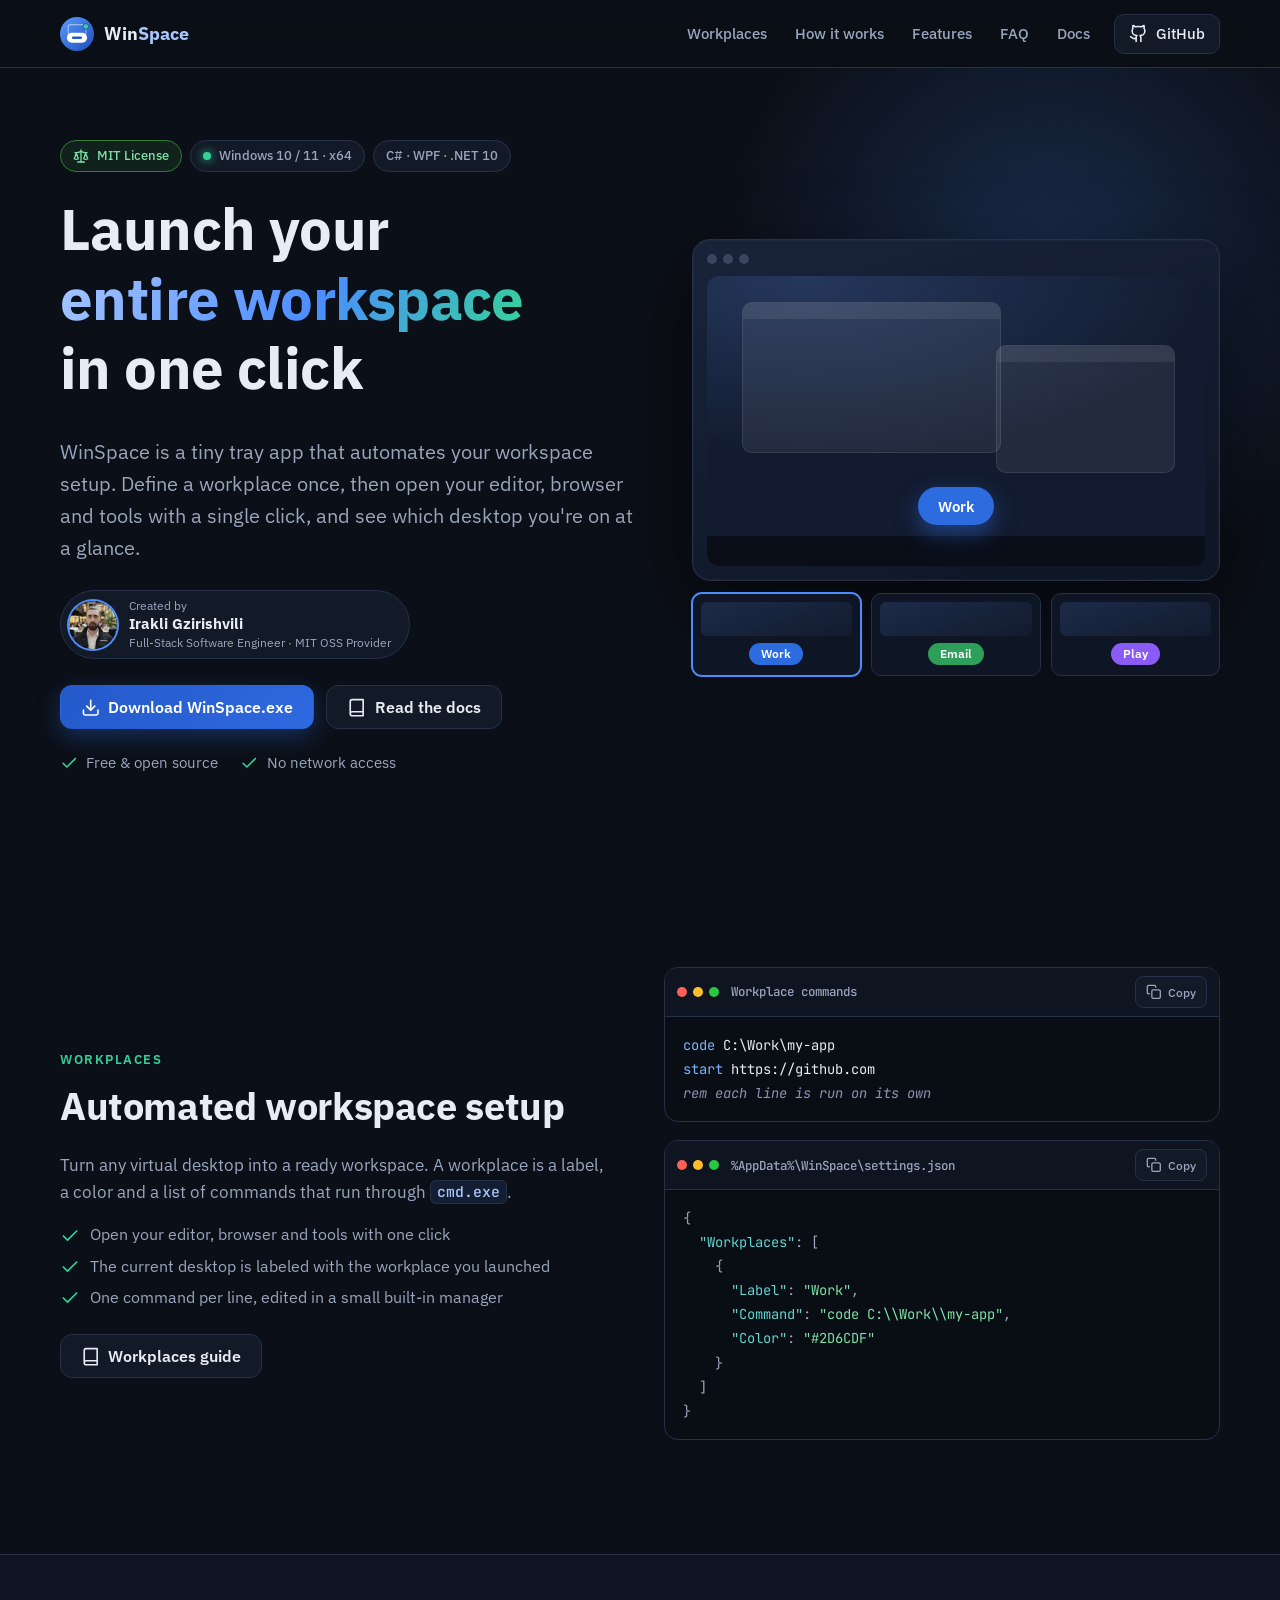
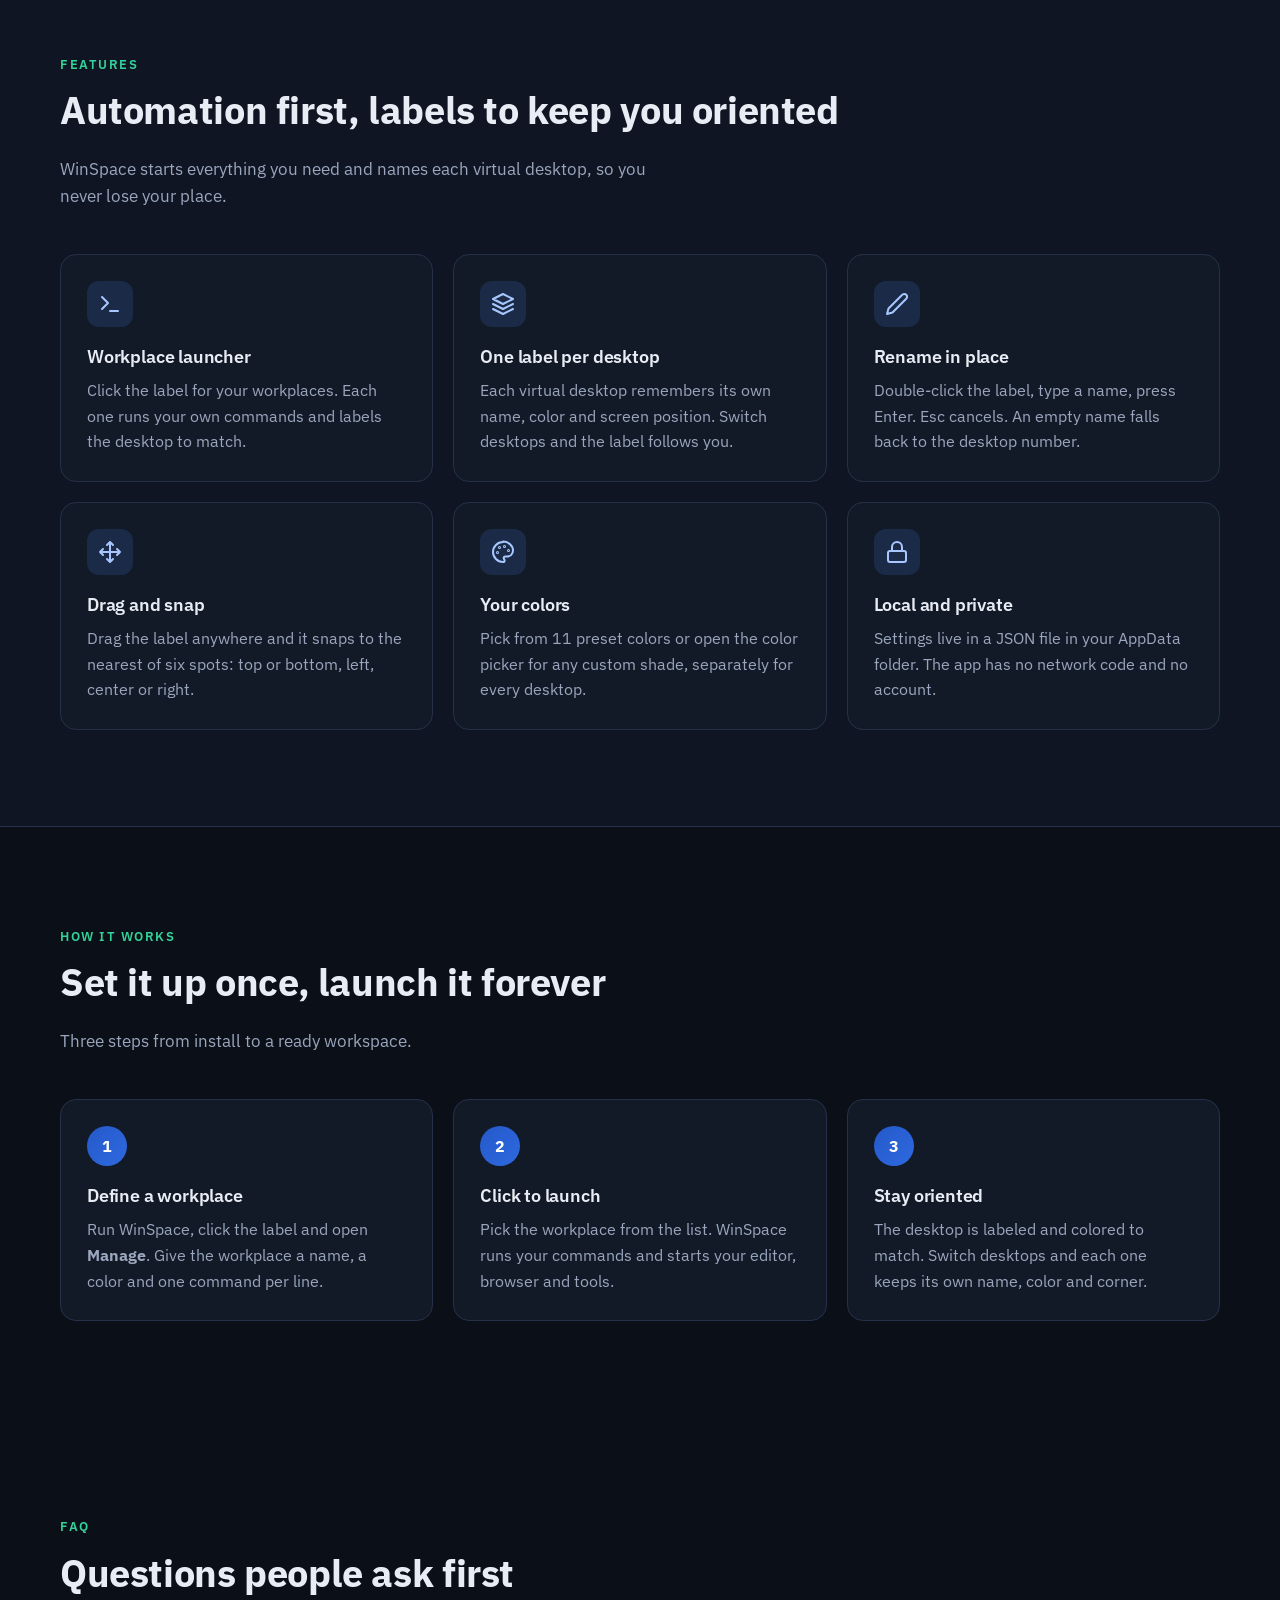
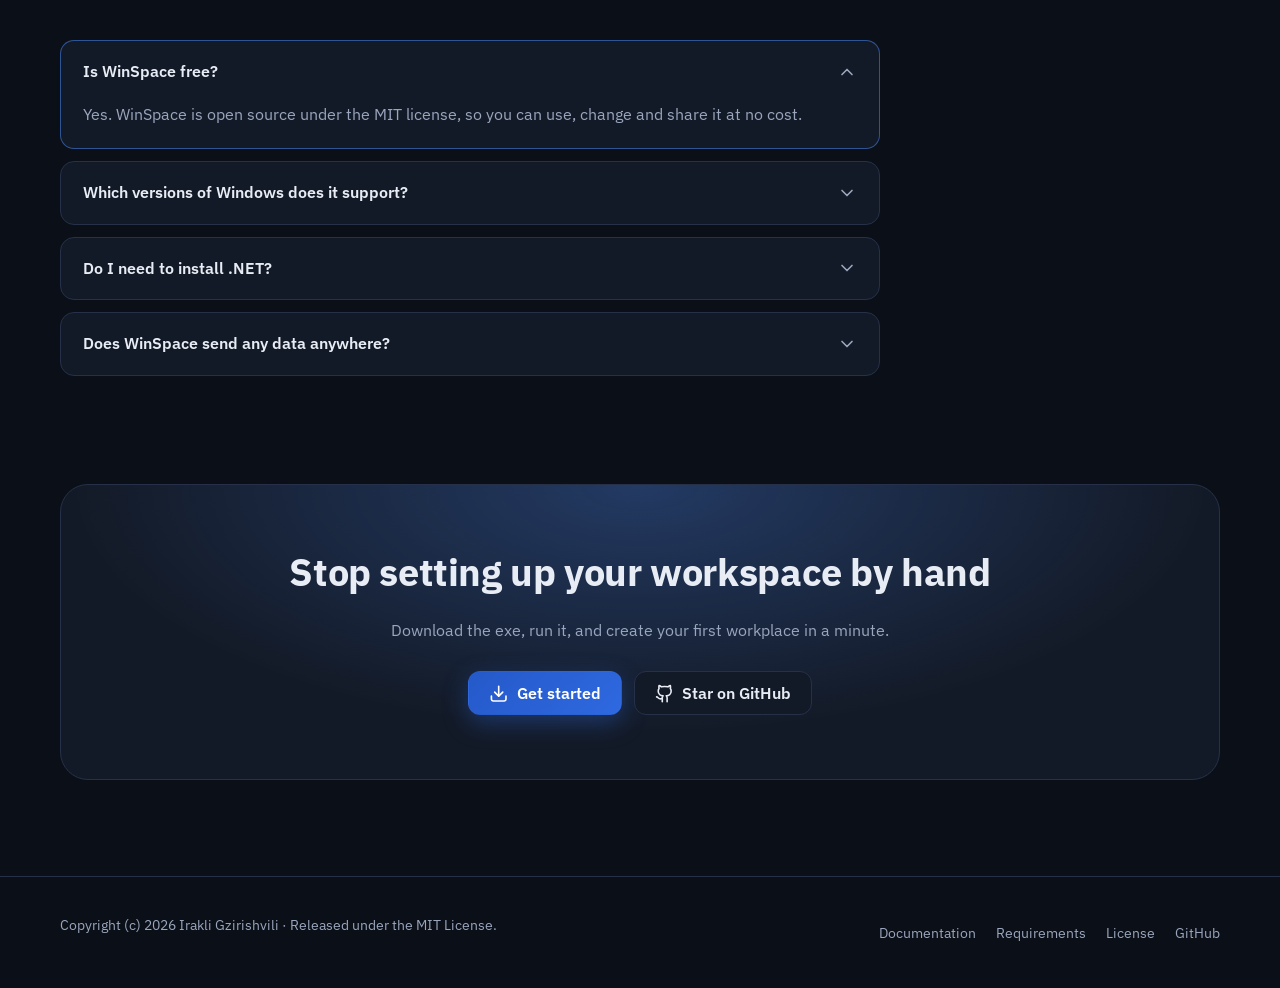
<file: docs/index.html>
<!doctype html>
<html lang="en">
<head>
<meta charset="utf-8">
<meta name="viewport" content="width=device-width, initial-scale=1">
<title>Automated Workspace Launcher for Windows Virtual Desktops | WinSpace</title>
<meta name="description" content="WinSpace is a free, open-source Windows tray app that sets up your workspace in one click: it launches your editor, browser and tools, then labels and colors the virtual desktop.">
<meta name="keywords" content="workspace launcher, automated workspace setup, launch apps with one click, Windows virtual desktop label, virtual desktop name, rename virtual desktop, Windows 10 virtual desktops, Windows 11 virtual desktops, desktop label, tray app, WPF, .NET 10, open source, MIT license">
<meta name="author" content="Irakli Gzirishvili">
<meta name="robots" content="index, follow, max-image-preview:large">
<meta name="theme-color" content="#0b0f17">
<link rel="canonical" href="https://ig-ongit.github.io/WinSpace/">
<meta property="og:type" content="website">
<meta property="og:site_name" content="WinSpace">
<meta property="og:title" content="Automated Workspace Launcher for Windows Virtual Desktops | WinSpace">
<meta property="og:description" content="A free, open-source Windows tray app that sets up your workspace in one click and labels each virtual desktop.">
<meta property="og:url" content="https://ig-ongit.github.io/WinSpace/">
<meta property="og:image" content="https://ig-ongit.github.io/WinSpace/assets/github.png">
<meta property="og:image:width" content="1280">
<meta property="og:image:height" content="640">
<meta property="og:image:alt" content="WinSpace logo and the slogan: Your workspace, set up in one click">
<meta name="twitter:card" content="summary_large_image">
<meta name="twitter:title" content="Automated Workspace Launcher for Windows Virtual Desktops | WinSpace">
<meta name="twitter:description" content="A free, open-source Windows tray app that sets up your workspace in one click and labels each virtual desktop.">
<meta name="twitter:image" content="https://ig-ongit.github.io/WinSpace/assets/github.png">
<link rel="icon" type="image/svg+xml" href="assets/favicon.svg">
<link rel="preconnect" href="https://fonts.googleapis.com">
<link rel="preconnect" href="https://fonts.gstatic.com" crossorigin>
<link rel="stylesheet" href="https://fonts.googleapis.com/css2?family=IBM+Plex+Sans:wght@400;500;600;700&family=JetBrains+Mono:wght@400;500;700&display=swap">
<link rel="stylesheet" href="assets/style.css">
<script type="application/ld+json">
{
  "@context": "https://schema.org",
  "@graph": [
    {
      "@type": "SoftwareApplication",
      "name": "WinSpace",
      "operatingSystem": "Windows 10, Windows 11 (64-bit)",
      "applicationCategory": "UtilitiesApplication",
      "description": "A small Windows tray app that launches your whole workspace in one click (editor, browser, tools) and labels each virtual desktop with a name and color.",
      "url": "https://ig-ongit.github.io/WinSpace/",
      "image": "https://ig-ongit.github.io/WinSpace/assets/github.png",
      "downloadUrl": "https://github.com/IG-onGit/WinSpace/raw/main/WinSpace.exe",
      "license": "https://github.com/IG-onGit/WinSpace/blob/main/LICENSE",
      "offers": { "@type": "Offer", "price": "0", "priceCurrency": "USD" },
      "author": { "@type": "Person", "name": "Irakli Gzirishvili", "url": "https://github.com/IG-onGit" }
    },
    {
      "@type": "FAQPage",
      "mainEntity": [
        { "@type": "Question", "name": "Is WinSpace free?", "acceptedAnswer": { "@type": "Answer", "text": "Yes. WinSpace is open source under the MIT license, so you can use, change and share it at no cost." } },
        { "@type": "Question", "name": "Which versions of Windows does it support?", "acceptedAnswer": { "@type": "Answer", "text": "Windows 10 or 11, 64-bit. It was developed and tested on Windows 10 LTSC 1809. It finds the current desktop through undocumented registry values, which Microsoft may change between Windows versions." } },
        { "@type": "Question", "name": "Do I need to install .NET?", "acceptedAnswer": { "@type": "Answer", "text": "The released exe needs the .NET 10 Desktop Runtime (x64). If you build from source you can switch to a self-contained build that runs without the runtime, at the cost of a much larger file." } },
        { "@type": "Question", "name": "Does WinSpace send any data anywhere?", "acceptedAnswer": { "@type": "Answer", "text": "No. The app contains no network code. Your labels and workplaces are stored in a settings.json file in your own %AppData%\\WinSpace folder." } }
      ]
    }
  ]
}
</script>
<meta name="google-site-verification" content="KW_FPvh6H9w-IPBSeRbdajFq0owdg60dTdN3nYFQ4sA" />
</head>
<body>
<svg xmlns="http://www.w3.org/2000/svg" style="display:none" aria-hidden="true" focusable="false">
<symbol id="i-tag" viewBox="0 0 24 24"><path d="M12.6 2.6a2 2 0 0 0-1.4-.6H4a2 2 0 0 0-2 2v7.2a2 2 0 0 0 .6 1.4l8.7 8.7a2.4 2.4 0 0 0 3.4 0l6.6-6.6a2.4 2.4 0 0 0 0-3.4z"/><circle cx="7.5" cy="7.5" r="1"/></symbol>
<symbol id="i-layers" viewBox="0 0 24 24"><path d="m12 2 10 5-10 5L2 7z"/><path d="m2 17 10 5 10-5"/><path d="m2 12 10 5 10-5"/></symbol>
<symbol id="i-palette" viewBox="0 0 24 24"><circle cx="13.5" cy="6.5" r=".5"/><circle cx="17.5" cy="10.5" r=".5"/><circle cx="8.5" cy="7.5" r=".5"/><circle cx="6.5" cy="12.5" r=".5"/><path d="M12 2C6.5 2 2 6.5 2 12s4.5 10 10 10c.9 0 1.6-.7 1.6-1.6 0-.4-.2-.8-.4-1.1-.3-.3-.5-.7-.5-1.1 0-.9.7-1.6 1.6-1.6H16c3.3 0 6-2.7 6-6 0-4.9-4.5-9-10-9z"/></symbol>
<symbol id="i-move" viewBox="0 0 24 24"><path d="m5 9-3 3 3 3M9 5l3-3 3 3M15 19l-3 3-3-3M19 9l3 3-3 3M2 12h20M12 2v20"/></symbol>
<symbol id="i-pencil" viewBox="0 0 24 24"><path d="M17 3a2.85 2.85 0 1 1 4 4L7.5 20.5 2 22l1.5-5.5z"/></symbol>
<symbol id="i-terminal" viewBox="0 0 24 24"><polyline points="4 17 10 11 4 5"/><line x1="12" y1="19" x2="20" y2="19"/></symbol>
<symbol id="i-lock" viewBox="0 0 24 24"><rect x="3" y="11" width="18" height="11" rx="2"/><path d="M7 11V7a5 5 0 0 1 10 0v4"/></symbol>
<symbol id="i-power" viewBox="0 0 24 24"><path d="M18.36 6.64a9 9 0 1 1-12.73 0"/><line x1="12" y1="2" x2="12" y2="12"/></symbol>
<symbol id="i-shield" viewBox="0 0 24 24"><path d="M20 13c0 5-3.5 7.5-7.66 8.95a1 1 0 0 1-.67-.01C7.5 20.5 4 18 4 13V6a1 1 0 0 1 1-1c2 0 4.5-1.2 6.24-2.72a1.17 1.17 0 0 1 1.52 0C14.51 3.81 17 5 19 5a1 1 0 0 1 1 1z"/></symbol>
<symbol id="i-github" viewBox="0 0 24 24"><path d="M15 22v-4a4.8 4.8 0 0 0-1-3.5c3 0 6-2 6-5.5.08-1.25-.27-2.48-1-3.5.28-1.15.28-2.35 0-3.5 0 0-1 0-3 1.5-2.64-.5-5.36-.5-8 0C6 2 5 2 5 2c-.3 1.15-.3 2.35 0 3.5A5.403 5.403 0 0 0 4 9c0 3.5 3 5.5 6 5.5-.39.49-.68 1.05-.85 1.65-.17.6-.22 1.23-.15 1.85v4"/><path d="M9 18c-4.51 2-5-2-7-2"/></symbol>
<symbol id="i-download" viewBox="0 0 24 24"><path d="M21 15v4a2 2 0 0 1-2 2H5a2 2 0 0 1-2-2v-4"/><polyline points="7 10 12 15 17 10"/><line x1="12" y1="15" x2="12" y2="3"/></symbol>
<symbol id="i-book" viewBox="0 0 24 24"><path d="M4 19.5v-15A2.5 2.5 0 0 1 6.5 2H20v20H6.5a2.5 2.5 0 0 1 0-5H20"/></symbol>
<symbol id="i-copy" viewBox="0 0 24 24"><rect x="9" y="9" width="13" height="13" rx="2"/><path d="M5 15H4a2 2 0 0 1-2-2V4a2 2 0 0 1 2-2h9a2 2 0 0 1 2 2v1"/></symbol>
<symbol id="i-check" viewBox="0 0 24 24"><polyline points="20 6 9 17 4 12"/></symbol>
<symbol id="i-menu" viewBox="0 0 24 24"><line x1="4" y1="7" x2="20" y2="7"/><line x1="4" y1="12" x2="20" y2="12"/><line x1="4" y1="17" x2="20" y2="17"/></symbol>
<symbol id="i-x" viewBox="0 0 24 24"><line x1="6" y1="6" x2="18" y2="18"/><line x1="18" y1="6" x2="6" y2="18"/></symbol>
<symbol id="i-chevron" viewBox="0 0 24 24"><polyline points="6 9 12 15 18 9"/></symbol>
<symbol id="i-arrow" viewBox="0 0 24 24"><line x1="5" y1="12" x2="19" y2="12"/><polyline points="12 5 19 12 12 19"/></symbol>
<symbol id="i-arrow-left" viewBox="0 0 24 24"><line x1="19" y1="12" x2="5" y2="12"/><polyline points="12 19 5 12 12 5"/></symbol>
<symbol id="i-scale" viewBox="0 0 24 24"><path d="m16 16 3-8 3 8c-.87.65-1.92 1-3 1s-2.13-.35-3-1Z"/><path d="m2 16 3-8 3 8c-.87.65-1.92 1-3 1s-2.13-.35-3-1Z"/><path d="M7 21h10"/><path d="M12 3v18"/><path d="M3 7h2c2 0 5-1 7-2 2 1 5 2 7 2h2"/></symbol>
<symbol id="i-user" viewBox="0 0 24 24"><path d="M19 21v-2a4 4 0 0 0-4-4H9a4 4 0 0 0-4 4v2"/><circle cx="12" cy="7" r="4"/></symbol>
<symbol id="i-cpu" viewBox="0 0 24 24"><rect x="4" y="4" width="16" height="16" rx="2"/><rect x="9" y="9" width="6" height="6"/><path d="M9 2v2M15 2v2M9 20v2M15 20v2M2 9h2M2 15h2M20 9h2M20 15h2"/></symbol>
<symbol id="i-folder" viewBox="0 0 24 24"><path d="M20 20a2 2 0 0 0 2-2V8a2 2 0 0 0-2-2h-7.9a2 2 0 0 1-1.69-.9L9.6 3.9A2 2 0 0 0 7.93 3H4a2 2 0 0 0-2 2v13a2 2 0 0 0 2 2Z"/></symbol>
<symbol id="i-compass" viewBox="0 0 24 24"><circle cx="12" cy="12" r="10"/><polygon points="16.24 7.76 14.12 14.12 7.76 16.24 9.88 9.88 16.24 7.76"/></symbol>
<symbol id="i-sliders" viewBox="0 0 24 24"><path d="M4 21v-7M4 10V3M12 21v-9M12 8V3M20 21v-5M20 12V3M1 14h6M9 8h6M17 16h6"/></symbol>
<symbol id="i-alert" viewBox="0 0 24 24"><path d="m21.73 18-8-14a2 2 0 0 0-3.48 0l-8 14A2 2 0 0 0 4 21h16a2 2 0 0 0 1.73-3"/><path d="M12 9v4M12 17h.01"/></symbol>
<symbol id="i-info" viewBox="0 0 24 24"><circle cx="12" cy="12" r="10"/><path d="M12 16v-4M12 8h.01"/></symbol>
<symbol id="i-home" viewBox="0 0 24 24"><path d="m3 9 9-7 9 7v11a2 2 0 0 1-2 2H5a2 2 0 0 1-2-2z"/><polyline points="9 22 9 12 15 12 15 22"/></symbol>
<symbol id="i-twitter-x" viewBox="0 0 24 24"><path d="M4 4l11.7 16H20L8.3 4z"/><path d="M4 20l6.8-6.8M13.2 10.8L20 4"/></symbol>
<symbol id="i-linkedin" viewBox="0 0 24 24"><path d="M16 8a6 6 0 0 1 6 6v7h-4v-7a2 2 0 0 0-2-2 2 2 0 0 0-2 2v7h-4v-7a6 6 0 0 1 6-6z"/><rect x="2" y="9" width="4" height="12"/><circle cx="4" cy="4" r="2"/></symbol>
</svg>
<a class="skip" href="#main">Skip to content</a>

<header class="site-header">
  <div class="container">
    <a class="brand" href="./" aria-label="WinSpace home"><img src="assets/logo.svg" alt="" width="34" height="34"><span>Win<span>Space</span></span></a>
    <button class="burger" type="button" aria-controls="site-nav" aria-expanded="false" aria-label="Open menu"><svg class="icon" aria-hidden="true"><use href="#i-menu"/></svg></button>
    <nav class="nav" id="site-nav" aria-label="Main">
      <a href="#workplaces">Workplaces</a>
      <a href="#how">How it works</a>
      <a href="#features">Features</a>
      <a href="#faq">FAQ</a>
      <a href="docs/">Docs</a>
      <a class="btn btn-ghost btn-sm" href="https://github.com/IG-onGit/WinSpace" rel="noopener"><svg class="icon" aria-hidden="true"><use href="#i-github"/></svg>GitHub</a>
    </nav>
  </div>
</header>

<main id="main">
  <section class="hero">
    <div class="container">
      <div>
        <div class="badges">
          <span class="badge mit"><svg class="icon" aria-hidden="true"><use href="#i-scale"/></svg>MIT License</span>
          <span class="badge"><span class="dot"></span>Windows 10 / 11 · x64</span>
          <span class="badge">C# · WPF · .NET 10</span>
        </div>
        <h1>Launch your <span class="grad">entire workspace</span> in one click</h1>
        <p class="lead">WinSpace is a tiny tray app that automates your workspace setup. Define a workplace once, then open your editor, browser and tools with a single click, and see which desktop you're on at a glance.</p>
        <a class="author-pill" href="docs/#author">
          <img src="assets/Irakli%20Gzirishvili.png" alt="Irakli Gzirishvili" width="48" height="48">
          <span><small>Created by</small><strong>Irakli Gzirishvili</strong><em>Full-Stack Software Engineer · MIT OSS Provider</em></span>
        </a>
        <div class="cta-row">
          <a class="btn btn-primary" href="https://github.com/IG-onGit/WinSpace/raw/main/WinSpace.exe" rel="noopener"><svg class="icon" aria-hidden="true"><use href="#i-download"/></svg>Download WinSpace.exe</a>
          <a class="btn btn-ghost" href="docs/"><svg class="icon" aria-hidden="true"><use href="#i-book"/></svg>Read the docs</a>
        </div>
        <ul class="trust">
          <li><svg class="icon" aria-hidden="true"><use href="#i-check"/></svg>Free &amp; open source</li>
          <li><svg class="icon" aria-hidden="true"><use href="#i-check"/></svg>No network access</li>
        </ul>
      </div>

      <div class="hero-art" aria-hidden="true">
        <div class="screen">
          <div class="screen-bar"><i></i><i></i><i></i></div>
          <div class="screen-body">
            <div class="win w1"></div>
            <div class="win w2"></div>
            <div class="taskbar"></div>
            <div class="chip">Work</div>
          </div>
        </div>
        <div class="thumbs">
          <div class="thumb t1 on"><b></b><span>Work</span></div>
          <div class="thumb t2"><b></b><span>Email</span></div>
          <div class="thumb t3"><b></b><span>Play</span></div>
        </div>
      </div>
    </div>
  </section>

  <section class="block" id="workplaces">
    <div class="container split">
      <div>
        <span class="eyebrow">Workplaces</span>
        <h2>Automated workspace setup</h2>
        <p class="section-intro">Turn any virtual desktop into a ready workspace. A workplace is a label, a color and a list of commands that run through <code class="inline">cmd.exe</code>.</p>
        <ul class="checks">
          <li><svg class="icon" aria-hidden="true"><use href="#i-check"/></svg>Open your editor, browser and tools with one click</li>
          <li><svg class="icon" aria-hidden="true"><use href="#i-check"/></svg>The current desktop is labeled with the workplace you launched</li>
          <li><svg class="icon" aria-hidden="true"><use href="#i-check"/></svg>One command per line, edited in a small built-in manager</li>
        </ul>
        <a class="btn btn-ghost" href="docs/#workplaces"><svg class="icon" aria-hidden="true"><use href="#i-book"/></svg>Workplaces guide</a>
      </div>
      <div class="stack">
        <pre><code data-lang="bat" data-title="Workplace commands">code C:\Work\my-app
start https://github.com
rem each line is run on its own</code></pre>
        <pre><code data-lang="json" data-title="%AppData%\WinSpace\settings.json">{
  "Workplaces": [
    {
      "Label": "Work",
      "Command": "code C:\\Work\\my-app",
      "Color": "#2D6CDF"
    }
  ]
}</code></pre>
      </div>
    </div>
  </section>

  <section class="block alt" id="features">
    <div class="container">
      <div class="section-head">
        <span class="eyebrow">Features</span>
        <h2>Automation first, labels to keep you oriented</h2>
        <p class="section-intro">WinSpace starts everything you need and names each virtual desktop, so you never lose your place.</p>
      </div>
      <div class="grid-3">
        <article class="card"><div class="icon-tile"><svg class="icon" aria-hidden="true"><use href="#i-terminal"/></svg></div><h3>Workplace launcher</h3><p>Click the label for your workplaces. Each one runs your own commands and labels the desktop to match.</p></article>
        <article class="card"><div class="icon-tile"><svg class="icon" aria-hidden="true"><use href="#i-layers"/></svg></div><h3>One label per desktop</h3><p>Each virtual desktop remembers its own name, color and screen position. Switch desktops and the label follows you.</p></article>
        <article class="card"><div class="icon-tile"><svg class="icon" aria-hidden="true"><use href="#i-pencil"/></svg></div><h3>Rename in place</h3><p>Double-click the label, type a name, press Enter. Esc cancels. An empty name falls back to the desktop number.</p></article>
        <article class="card"><div class="icon-tile"><svg class="icon" aria-hidden="true"><use href="#i-move"/></svg></div><h3>Drag and snap</h3><p>Drag the label anywhere and it snaps to the nearest of six spots: top or bottom, left, center or right.</p></article>
        <article class="card"><div class="icon-tile"><svg class="icon" aria-hidden="true"><use href="#i-palette"/></svg></div><h3>Your colors</h3><p>Pick from 11 preset colors or open the color picker for any custom shade, separately for every desktop.</p></article>
        <article class="card"><div class="icon-tile"><svg class="icon" aria-hidden="true"><use href="#i-lock"/></svg></div><h3>Local and private</h3><p>Settings live in a JSON file in your AppData folder. The app has no network code and no account.</p></article>
      </div>
    </div>
  </section>

  <section class="block" id="how">
    <div class="container">
      <div class="section-head">
        <span class="eyebrow">How it works</span>
        <h2>Set it up once, launch it forever</h2>
        <p class="section-intro">Three steps from install to a ready workspace.</p>
      </div>
      <ol class="steps">
        <li class="card"><h3>Define a workplace</h3><p>Run WinSpace, click the label and open <strong>Manage</strong>. Give the workplace a name, a color and one command per line.</p></li>
        <li class="card"><h3>Click to launch</h3><p>Pick the workplace from the list. WinSpace runs your commands and starts your editor, browser and tools.</p></li>
        <li class="card"><h3>Stay oriented</h3><p>The desktop is labeled and colored to match. Switch desktops and each one keeps its own name, color and corner.</p></li>
      </ol>
    </div>
  </section>

  <section class="block" id="faq">
    <div class="container">
      <div class="section-head">
        <span class="eyebrow">FAQ</span>
        <h2>Questions people ask first</h2>
      </div>
      <div class="faq">
        <details open><summary>Is WinSpace free?<svg class="icon" aria-hidden="true"><use href="#i-chevron"/></svg></summary><p>Yes. WinSpace is open source under the MIT license, so you can use, change and share it at no cost.</p></details>
        <details><summary>Which versions of Windows does it support?<svg class="icon" aria-hidden="true"><use href="#i-chevron"/></svg></summary><p>Windows 10 or 11, 64-bit. It was developed and tested on Windows 10 LTSC 1809. It finds the current desktop through undocumented registry values, which Microsoft may change between Windows versions.</p></details>
        <details><summary>Do I need to install .NET?<svg class="icon" aria-hidden="true"><use href="#i-chevron"/></svg></summary><p>The released exe needs the .NET 10 Desktop Runtime (x64). If you build from source you can switch to a self-contained build that runs without the runtime, at the cost of a much larger file.</p></details>
        <details><summary>Does WinSpace send any data anywhere?<svg class="icon" aria-hidden="true"><use href="#i-chevron"/></svg></summary><p>No. The app contains no network code. Your labels and workplaces are stored in a settings.json file in your own %AppData%\WinSpace folder.</p></details>
      </div>
    </div>
  </section>

  <section class="block" style="padding-top:0">
    <div class="container">
      <div class="cta-band">
        <h2>Stop setting up your workspace by hand</h2>
        <p>Download the exe, run it, and create your first workplace in a minute.</p>
        <div class="cta-row">
          <a class="btn btn-primary" href="docs/#installation"><svg class="icon" aria-hidden="true"><use href="#i-download"/></svg>Get started</a>
          <a class="btn btn-ghost" href="https://github.com/IG-onGit/WinSpace" rel="noopener"><svg class="icon" aria-hidden="true"><use href="#i-github"/></svg>Star on GitHub</a>
        </div>
      </div>
    </div>
  </section>
</main>

<footer class="site-footer">
  <div class="container">
    <p>Copyright (c) 2026 Irakli Gzirishvili · Released under the MIT License.</p>
    <nav aria-label="Footer">
      <a href="docs/">Documentation</a>
      <a href="docs/#requirements">Requirements</a>
      <a href="docs/#license">License</a>
      <a href="https://github.com/IG-onGit/WinSpace" rel="noopener">GitHub</a>
    </nav>
  </div>
</footer>
<script src="assets/main.js" defer></script>
</body>
</html>
</file>
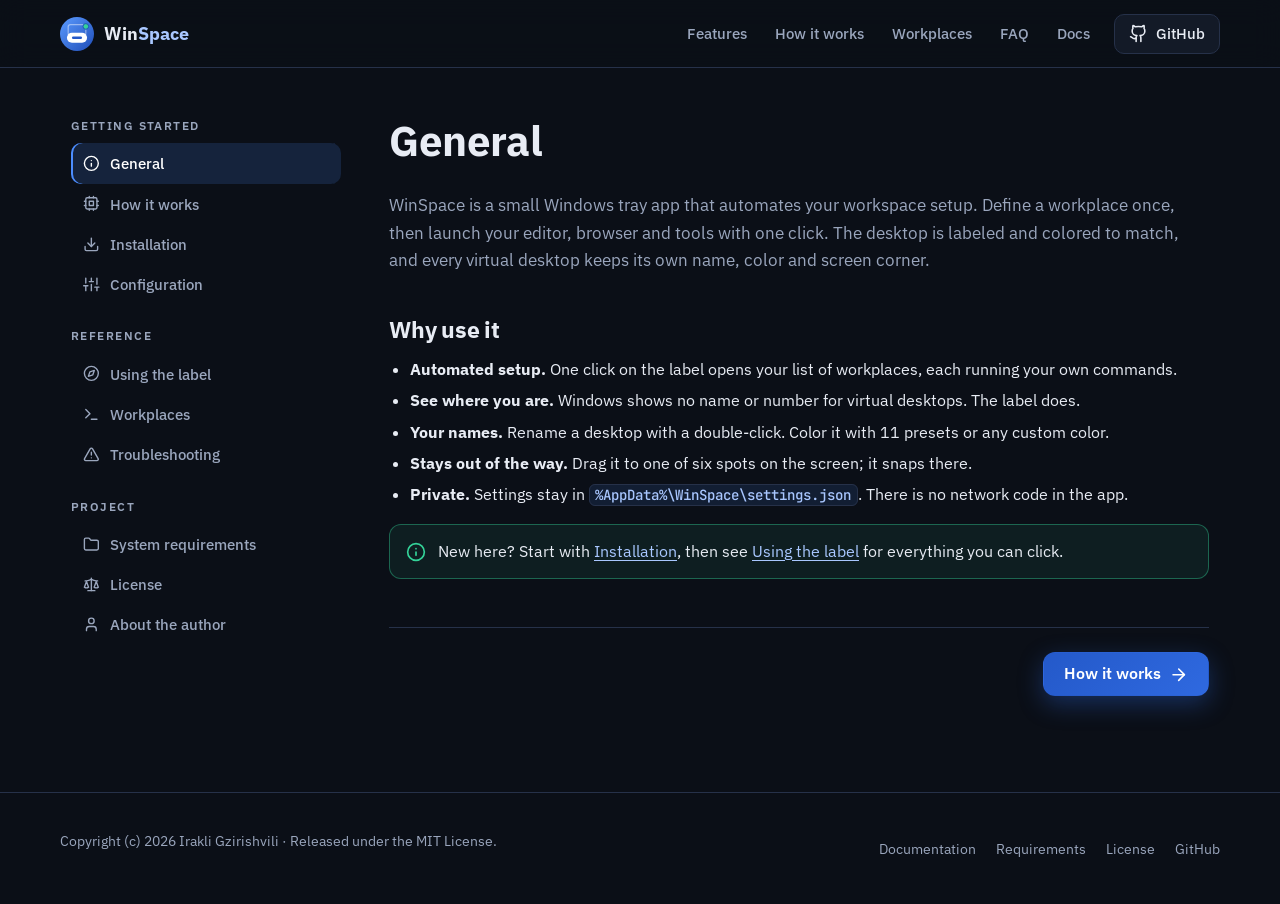
<file: docs/docs/index.html>
<!doctype html>
<html lang="en">
<head>
<meta charset="utf-8">
<meta name="viewport" content="width=device-width, initial-scale=1">
<title>WinSpace Docs: Install, Use and Configure | WinSpace</title>
<meta name="description" content="Documentation for WinSpace: install the Windows tray app, set up automated workplaces that launch your tools in one click, label your virtual desktops and edit the settings.json file.">
<meta name="keywords" content="WinSpace documentation, Windows virtual desktop label, settings.json, workplace launcher, automated workspace setup, Start with Windows, always on top, build from source, .NET 10, WPF, MIT license">
<meta name="author" content="Irakli Gzirishvili">
<meta name="robots" content="index, follow, max-image-preview:large">
<meta name="theme-color" content="#0b0f17">
<link rel="canonical" href="https://ig-ongit.github.io/WinSpace/docs/">
<meta property="og:type" content="article">
<meta property="og:site_name" content="WinSpace">
<meta property="og:title" content="WinSpace Docs: Install, Use and Configure | WinSpace">
<meta property="og:description" content="Install WinSpace, set up automated workplaces that launch your tools in one click, label your virtual desktops and edit the settings file.">
<meta property="og:url" content="https://ig-ongit.github.io/WinSpace/docs/">
<meta property="og:image" content="https://ig-ongit.github.io/WinSpace/assets/github.png">
<meta property="og:image:width" content="1280">
<meta property="og:image:height" content="640">
<meta property="og:image:alt" content="WinSpace logo and the slogan: Your workspace, set up in one click">
<meta name="twitter:card" content="summary_large_image">
<meta name="twitter:title" content="WinSpace Docs: Install, Use and Configure | WinSpace">
<meta name="twitter:description" content="Install WinSpace, set up automated workplaces that launch your tools in one click, label your virtual desktops and edit the settings file.">
<meta name="twitter:image" content="https://ig-ongit.github.io/WinSpace/assets/github.png">
<link rel="icon" type="image/svg+xml" href="../assets/favicon.svg">
<link rel="preconnect" href="https://fonts.googleapis.com">
<link rel="preconnect" href="https://fonts.gstatic.com" crossorigin>
<link rel="stylesheet" href="https://fonts.googleapis.com/css2?family=IBM+Plex+Sans:wght@400;500;600;700&family=JetBrains+Mono:wght@400;500;700&display=swap">
<link rel="stylesheet" href="../assets/style.css">
<script type="application/ld+json">
{
  "@context": "https://schema.org",
  "@type": "TechArticle",
  "headline": "WinSpace documentation: install, use and configure",
  "description": "How to install WinSpace, label Windows virtual desktops, set up workplaces and edit the settings file.",
  "url": "https://ig-ongit.github.io/WinSpace/docs/",
  "image": "https://ig-ongit.github.io/WinSpace/assets/github.png",
  "inLanguage": "en",
  "author": {
    "@type": "Person",
    "name": "Irakli Gzirishvili",
    "jobTitle": "Full-Stack Software Engineer",
    "url": "https://github.com/IG-onGit",
    "sameAs": [
      "https://github.com/IG-onGit",
      "https://www.linkedin.com/in/ig-link",
      "https://x.com/IG_onX",
      "https://www.linkedin.com/newsletters/creatron-7275978973124132864"
    ]
  }
}
</script>
</head>
<body class="docs-page">
<svg xmlns="http://www.w3.org/2000/svg" style="display:none" aria-hidden="true" focusable="false">
<symbol id="i-tag" viewBox="0 0 24 24"><path d="M12.6 2.6a2 2 0 0 0-1.4-.6H4a2 2 0 0 0-2 2v7.2a2 2 0 0 0 .6 1.4l8.7 8.7a2.4 2.4 0 0 0 3.4 0l6.6-6.6a2.4 2.4 0 0 0 0-3.4z"/><circle cx="7.5" cy="7.5" r="1"/></symbol>
<symbol id="i-layers" viewBox="0 0 24 24"><path d="m12 2 10 5-10 5L2 7z"/><path d="m2 17 10 5 10-5"/><path d="m2 12 10 5 10-5"/></symbol>
<symbol id="i-palette" viewBox="0 0 24 24"><circle cx="13.5" cy="6.5" r=".5"/><circle cx="17.5" cy="10.5" r=".5"/><circle cx="8.5" cy="7.5" r=".5"/><circle cx="6.5" cy="12.5" r=".5"/><path d="M12 2C6.5 2 2 6.5 2 12s4.5 10 10 10c.9 0 1.6-.7 1.6-1.6 0-.4-.2-.8-.4-1.1-.3-.3-.5-.7-.5-1.1 0-.9.7-1.6 1.6-1.6H16c3.3 0 6-2.7 6-6 0-4.9-4.5-9-10-9z"/></symbol>
<symbol id="i-move" viewBox="0 0 24 24"><path d="m5 9-3 3 3 3M9 5l3-3 3 3M15 19l-3 3-3-3M19 9l3 3-3 3M2 12h20M12 2v20"/></symbol>
<symbol id="i-pencil" viewBox="0 0 24 24"><path d="M17 3a2.85 2.85 0 1 1 4 4L7.5 20.5 2 22l1.5-5.5z"/></symbol>
<symbol id="i-terminal" viewBox="0 0 24 24"><polyline points="4 17 10 11 4 5"/><line x1="12" y1="19" x2="20" y2="19"/></symbol>
<symbol id="i-lock" viewBox="0 0 24 24"><rect x="3" y="11" width="18" height="11" rx="2"/><path d="M7 11V7a5 5 0 0 1 10 0v4"/></symbol>
<symbol id="i-power" viewBox="0 0 24 24"><path d="M18.36 6.64a9 9 0 1 1-12.73 0"/><line x1="12" y1="2" x2="12" y2="12"/></symbol>
<symbol id="i-shield" viewBox="0 0 24 24"><path d="M20 13c0 5-3.5 7.5-7.66 8.95a1 1 0 0 1-.67-.01C7.5 20.5 4 18 4 13V6a1 1 0 0 1 1-1c2 0 4.5-1.2 6.24-2.72a1.17 1.17 0 0 1 1.52 0C14.51 3.81 17 5 19 5a1 1 0 0 1 1 1z"/></symbol>
<symbol id="i-github" viewBox="0 0 24 24"><path d="M15 22v-4a4.8 4.8 0 0 0-1-3.5c3 0 6-2 6-5.5.08-1.25-.27-2.48-1-3.5.28-1.15.28-2.35 0-3.5 0 0-1 0-3 1.5-2.64-.5-5.36-.5-8 0C6 2 5 2 5 2c-.3 1.15-.3 2.35 0 3.5A5.403 5.403 0 0 0 4 9c0 3.5 3 5.5 6 5.5-.39.49-.68 1.05-.85 1.65-.17.6-.22 1.23-.15 1.85v4"/><path d="M9 18c-4.51 2-5-2-7-2"/></symbol>
<symbol id="i-download" viewBox="0 0 24 24"><path d="M21 15v4a2 2 0 0 1-2 2H5a2 2 0 0 1-2-2v-4"/><polyline points="7 10 12 15 17 10"/><line x1="12" y1="15" x2="12" y2="3"/></symbol>
<symbol id="i-book" viewBox="0 0 24 24"><path d="M4 19.5v-15A2.5 2.5 0 0 1 6.5 2H20v20H6.5a2.5 2.5 0 0 1 0-5H20"/></symbol>
<symbol id="i-copy" viewBox="0 0 24 24"><rect x="9" y="9" width="13" height="13" rx="2"/><path d="M5 15H4a2 2 0 0 1-2-2V4a2 2 0 0 1 2-2h9a2 2 0 0 1 2 2v1"/></symbol>
<symbol id="i-check" viewBox="0 0 24 24"><polyline points="20 6 9 17 4 12"/></symbol>
<symbol id="i-menu" viewBox="0 0 24 24"><line x1="4" y1="7" x2="20" y2="7"/><line x1="4" y1="12" x2="20" y2="12"/><line x1="4" y1="17" x2="20" y2="17"/></symbol>
<symbol id="i-x" viewBox="0 0 24 24"><line x1="6" y1="6" x2="18" y2="18"/><line x1="18" y1="6" x2="6" y2="18"/></symbol>
<symbol id="i-chevron" viewBox="0 0 24 24"><polyline points="6 9 12 15 18 9"/></symbol>
<symbol id="i-arrow" viewBox="0 0 24 24"><line x1="5" y1="12" x2="19" y2="12"/><polyline points="12 5 19 12 12 19"/></symbol>
<symbol id="i-arrow-left" viewBox="0 0 24 24"><line x1="19" y1="12" x2="5" y2="12"/><polyline points="12 19 5 12 12 5"/></symbol>
<symbol id="i-scale" viewBox="0 0 24 24"><path d="m16 16 3-8 3 8c-.87.65-1.92 1-3 1s-2.13-.35-3-1Z"/><path d="m2 16 3-8 3 8c-.87.65-1.92 1-3 1s-2.13-.35-3-1Z"/><path d="M7 21h10"/><path d="M12 3v18"/><path d="M3 7h2c2 0 5-1 7-2 2 1 5 2 7 2h2"/></symbol>
<symbol id="i-user" viewBox="0 0 24 24"><path d="M19 21v-2a4 4 0 0 0-4-4H9a4 4 0 0 0-4 4v2"/><circle cx="12" cy="7" r="4"/></symbol>
<symbol id="i-cpu" viewBox="0 0 24 24"><rect x="4" y="4" width="16" height="16" rx="2"/><rect x="9" y="9" width="6" height="6"/><path d="M9 2v2M15 2v2M9 20v2M15 20v2M2 9h2M2 15h2M20 9h2M20 15h2"/></symbol>
<symbol id="i-folder" viewBox="0 0 24 24"><path d="M20 20a2 2 0 0 0 2-2V8a2 2 0 0 0-2-2h-7.9a2 2 0 0 1-1.69-.9L9.6 3.9A2 2 0 0 0 7.93 3H4a2 2 0 0 0-2 2v13a2 2 0 0 0 2 2Z"/></symbol>
<symbol id="i-compass" viewBox="0 0 24 24"><circle cx="12" cy="12" r="10"/><polygon points="16.24 7.76 14.12 14.12 7.76 16.24 9.88 9.88 16.24 7.76"/></symbol>
<symbol id="i-sliders" viewBox="0 0 24 24"><path d="M4 21v-7M4 10V3M12 21v-9M12 8V3M20 21v-5M20 12V3M1 14h6M9 8h6M17 16h6"/></symbol>
<symbol id="i-alert" viewBox="0 0 24 24"><path d="m21.73 18-8-14a2 2 0 0 0-3.48 0l-8 14A2 2 0 0 0 4 21h16a2 2 0 0 0 1.73-3"/><path d="M12 9v4M12 17h.01"/></symbol>
<symbol id="i-info" viewBox="0 0 24 24"><circle cx="12" cy="12" r="10"/><path d="M12 16v-4M12 8h.01"/></symbol>
<symbol id="i-home" viewBox="0 0 24 24"><path d="m3 9 9-7 9 7v11a2 2 0 0 1-2 2H5a2 2 0 0 1-2-2z"/><polyline points="9 22 9 12 15 12 15 22"/></symbol>
<symbol id="i-twitter-x" viewBox="0 0 24 24"><path d="M4 4l11.7 16H20L8.3 4z"/><path d="M4 20l6.8-6.8M13.2 10.8L20 4"/></symbol>
<symbol id="i-linkedin" viewBox="0 0 24 24"><path d="M16 8a6 6 0 0 1 6 6v7h-4v-7a2 2 0 0 0-2-2 2 2 0 0 0-2 2v7h-4v-7a6 6 0 0 1 6-6z"/><rect x="2" y="9" width="4" height="12"/><circle cx="4" cy="4" r="2"/></symbol>
</svg>
<a class="skip" href="#main">Skip to content</a>

<header class="site-header">
  <div class="container">
    <a class="brand" href="../" aria-label="WinSpace home"><img src="../assets/logo.svg" alt="" width="34" height="34"><span>Win<span>Space</span></span></a>
    <button class="burger" type="button" aria-controls="docs-nav" aria-expanded="false" aria-label="Open sections menu"><svg class="icon" aria-hidden="true"><use href="#i-menu"/></svg></button>
    <nav class="nav" aria-label="Main">
      <a href="../#features">Features</a>
      <a href="../#how">How it works</a>
      <a href="../#workplaces">Workplaces</a>
      <a href="../#faq">FAQ</a>
      <a href="./">Docs</a>
      <a class="btn btn-ghost btn-sm" href="https://github.com/IG-onGit/WinSpace" rel="noopener"><svg class="icon" aria-hidden="true"><use href="#i-github"/></svg>GitHub</a>
    </nav>
  </div>
</header>

<div class="container docs-layout">
  <aside class="docs-nav" id="docs-nav" aria-label="Documentation sections">
    <div class="grp">Getting started</div>
    <a href="#general" data-section="general"><svg class="icon" aria-hidden="true"><use href="#i-info"/></svg>General</a>
    <a href="#how-it-works" data-section="how-it-works"><svg class="icon" aria-hidden="true"><use href="#i-cpu"/></svg>How it works</a>
    <a href="#installation" data-section="installation"><svg class="icon" aria-hidden="true"><use href="#i-download"/></svg>Installation</a>
    <a href="#configuration" data-section="configuration"><svg class="icon" aria-hidden="true"><use href="#i-sliders"/></svg>Configuration</a>
    <div class="grp">Reference</div>
    <a href="#usage" data-section="usage"><svg class="icon" aria-hidden="true"><use href="#i-compass"/></svg>Using the label</a>
    <a href="#workplaces" data-section="workplaces"><svg class="icon" aria-hidden="true"><use href="#i-terminal"/></svg>Workplaces</a>
    <a href="#troubleshooting" data-section="troubleshooting"><svg class="icon" aria-hidden="true"><use href="#i-alert"/></svg>Troubleshooting</a>
    <div class="grp">Project</div>
    <a href="#requirements" data-section="requirements"><svg class="icon" aria-hidden="true"><use href="#i-folder"/></svg>System requirements</a>
    <a href="#license" data-section="license"><svg class="icon" aria-hidden="true"><use href="#i-scale"/></svg>License</a>
    <a href="#author" data-section="author"><svg class="icon" aria-hidden="true"><use href="#i-user"/></svg>About the author</a>
    <div class="mobile-only">
      <div class="grp">More</div>
      <a href="../"><svg class="icon" aria-hidden="true"><use href="#i-home"/></svg>Back to home</a>
      <a href="https://github.com/IG-onGit/WinSpace" rel="noopener"><svg class="icon" aria-hidden="true"><use href="#i-github"/></svg>GitHub</a>
    </div>
  </aside>

  <main class="doc-content" id="main">

    <article class="doc-section" id="general">
      <h1>General</h1>
      <p>WinSpace is a small Windows tray app that automates your workspace setup. Define a workplace once, then launch your editor, browser and tools with one click. The desktop is labeled and colored to match, and every virtual desktop keeps its own name, color and screen corner.</p>
      <h2>Why use it</h2>
      <ul>
        <li><strong>Automated setup.</strong> One click on the label opens your list of workplaces, each running your own commands.</li>
        <li><strong>See where you are.</strong> Windows shows no name or number for virtual desktops. The label does.</li>
        <li><strong>Your names.</strong> Rename a desktop with a double-click. Color it with 11 presets or any custom color.</li>
        <li><strong>Stays out of the way.</strong> Drag it to one of six spots on the screen; it snaps there.</li>
        <li><strong>Private.</strong> Settings stay in <code class="inline">%AppData%\WinSpace\settings.json</code>. There is no network code in the app.</li>
      </ul>
      <div class="callout"><svg class="icon" aria-hidden="true"><use href="#i-info"/></svg><div><p>New here? Start with <a href="#installation" data-goto="installation">Installation</a>, then see <a href="#usage" data-goto="usage">Using the label</a> for everything you can click.</p></div></div>
      <nav class="pager" aria-label="Section navigation"><a class="btn btn-primary next" href="#how-it-works" data-goto="how-it-works">How it works<svg class="icon" aria-hidden="true"><use href="#i-arrow"/></svg></a></nav>
    </article>

    <article class="doc-section" id="how-it-works">
      <h1>How it works</h1>
      <p>WinSpace runs one label window and moves it to whichever virtual desktop is active, filling it with that desktop's saved settings.</p>
      <ol>
        <li>A timer fires every 250 ms and reads the list of desktop IDs and the current desktop from the Windows registry.</li>
        <li>Because the registry value can be stale right after you sign in, the app also asks Windows which desktop other visible windows are on and prefers that answer.</li>
        <li>The desktop's ID (a GUID) is the key into your settings. Its name, color and corner are applied to the label.</li>
        <li>The label window is then pinned to the desktop you are viewing, so it follows you from desktop to desktop.</li>
      </ol>
<pre><code data-lang="text" data-title="data flow">Windows registry (desktop IDs, current desktop)
        |  every 250 ms
        v
WinSpace picks the active desktop
        |-- reads Label, Color, Corner from settings.json
        v
the single label window is moved onto that desktop</code></pre>
      <div class="callout warn"><svg class="icon" aria-hidden="true"><use href="#i-alert"/></svg><div><p>The app finds the current desktop by reading undocumented registry values. Microsoft may change them between Windows versions. If labels don't switch correctly on your version, see <a href="#troubleshooting" data-goto="troubleshooting">Troubleshooting</a>.</p></div></div>
      <nav class="pager" aria-label="Section navigation"><a class="btn btn-ghost prev" href="#general" data-goto="general"><svg class="icon" aria-hidden="true"><use href="#i-arrow-left"/></svg>General</a><a class="btn btn-primary next" href="#installation" data-goto="installation">Installation<svg class="icon" aria-hidden="true"><use href="#i-arrow"/></svg></a></nav>
    </article>

    <article class="doc-section" id="installation">
      <h1>Installation</h1>
      <p>There are two ways to get WinSpace: use the ready-made exe, or build it yourself.</p>
      <h2>From the exe</h2>
      <ol>
        <li>Install the <a href="https://dotnet.microsoft.com/download/dotnet/10.0" rel="noopener">.NET 10 Desktop Runtime</a> (x64) if you don't have it.</li>
        <li>Download <a href="https://github.com/IG-onGit/WinSpace/raw/main/WinSpace.exe" rel="noopener">WinSpace.exe</a> (also in the repository root and on the <a href="https://github.com/IG-onGit/WinSpace/releases" rel="noopener">Releases</a> page).</li>
        <li>Put it in a permanent folder such as <code class="inline">C:\Tools\WinSpace</code> and run it.</li>
      </ol>
      <div class="callout warn"><svg class="icon" aria-hidden="true"><use href="#i-alert"/></svg><div><p>The exe is not code-signed, so SmartScreen may warn you. Click <strong>More info</strong>, then <strong>Run anyway</strong>.</p></div></div>
      <h2>From source</h2>
<pre><code data-lang="bash" data-title="PowerShell or cmd">winget install Microsoft.DotNet.SDK.10
git clone https://github.com/IG-onGit/WinSpace.git
cd WinSpace
build.bat</code></pre>
      <p>The exe is created at <code class="inline">publish\WinSpace.exe</code>. <code class="inline">build.bat</code> runs this command:</p>
<pre><code data-lang="bash" data-title="build.bat">dotnet publish -c Release -r win-x64 --self-contained false -p:PublishSingleFile=true -o publish</code></pre>
      <p>For a build that runs without the .NET runtime installed, change <code class="inline">--self-contained false</code> to <code class="inline">--self-contained true</code> in <code class="inline">build.bat</code>. The file will be much larger.</p>
      <h2>Uninstall</h2>
      <ol>
        <li>Right-click the label and untick <strong>Start with Windows</strong>.</li>
        <li>Right-click the label and choose <strong>Exit</strong>.</li>
        <li>Delete the exe. Optionally delete <code class="inline">%AppData%\WinSpace</code> to remove your settings.</li>
      </ol>
      <nav class="pager" aria-label="Section navigation"><a class="btn btn-ghost prev" href="#how-it-works" data-goto="how-it-works"><svg class="icon" aria-hidden="true"><use href="#i-arrow-left"/></svg>How it works</a><a class="btn btn-primary next" href="#configuration" data-goto="configuration">Configuration<svg class="icon" aria-hidden="true"><use href="#i-arrow"/></svg></a></nav>
    </article>

    <article class="doc-section" id="configuration">
      <h1>Configuration</h1>
      <p>Everything is saved automatically to <code class="inline">%AppData%\WinSpace\settings.json</code>. You can also edit the file by hand while WinSpace is not running.</p>
<pre><code data-lang="json" data-title="settings.json">{
  "AlwaysOnTop": true,
  "RememberLabels": true,
  "Desktops": {
    "&lt;desktop-guid&gt;": {
      "Label": "Work",
      "Color": "#2D6CDF",
      "Corner": "BottomCenter"
    }
  },
  "Workplaces": [
    { "Label": "Work", "Command": "code C:\\Work\\my-app", "Color": "#2D6CDF" }
  ]
}</code></pre>
      <h2>Settings</h2>
      <div class="table-wrap"><table>
        <thead><tr><th>Setting</th><th>Default</th><th>What it does</th></tr></thead>
        <tbody>
          <tr><td><code class="inline">AlwaysOnTop</code></td><td><code class="inline">true</code></td><td>Keeps the label above other windows. Menu: <strong>Always on top</strong>.</td></tr>
          <tr><td><code class="inline">RememberLabels</code></td><td><code class="inline">true</code></td><td>When off, desktops start as plain numbers at bottom center and per-desktop settings are not written to disk. Workplaces are still saved. Menu: <strong>Remember labels</strong>.</td></tr>
          <tr><td><code class="inline">Desktops.&lt;guid&gt;.Label</code></td><td>empty</td><td>The name shown. Empty means the desktop number.</td></tr>
          <tr><td><code class="inline">Desktops.&lt;guid&gt;.Color</code></td><td><code class="inline">#3C3C3C</code></td><td>Label background color, as a hex value.</td></tr>
          <tr><td><code class="inline">Desktops.&lt;guid&gt;.Corner</code></td><td><code class="inline">BottomCenter</code></td><td>One of <code class="inline">BottomLeft</code>, <code class="inline">BottomCenter</code>, <code class="inline">BottomRight</code>, <code class="inline">TopLeft</code>, <code class="inline">TopCenter</code>, <code class="inline">TopRight</code>.</td></tr>
          <tr><td><code class="inline">Workplaces</code></td><td>empty list</td><td>Your workplace options. See <a href="#workplaces" data-goto="workplaces">Workplaces</a>.</td></tr>
        </tbody>
      </table></div>
      <h2>Preset colors</h2>
      <div class="table-wrap"><table>
        <thead><tr><th>Name</th><th>Hex</th><th>Name</th><th>Hex</th></tr></thead>
        <tbody>
          <tr><td>Dark gray</td><td><code class="inline">#3C3C3C</code></td><td>Blue</td><td><code class="inline">#2D6CDF</code></td></tr>
          <tr><td>Green</td><td><code class="inline">#2E9E5B</code></td><td>Red</td><td><code class="inline">#D64545</code></td></tr>
          <tr><td>Orange</td><td><code class="inline">#E8892B</code></td><td>Yellow</td><td><code class="inline">#F2C94C</code></td></tr>
          <tr><td>Purple</td><td><code class="inline">#8A5CF5</code></td><td>Teal</td><td><code class="inline">#1FA2A6</code></td></tr>
          <tr><td>Pink</td><td><code class="inline">#D6579B</code></td><td>Slate</td><td><code class="inline">#475569</code></td></tr>
          <tr><td>Black</td><td><code class="inline">#1F1F1F</code></td><td colspan="2">Custom... opens a color picker</td></tr>
        </tbody>
      </table></div>
      <h2>Start with Windows</h2>
      <p>This option adds a <code class="inline">WinSpace</code> value under the registry key below, pointing at the exe's current path. Don't move the exe afterwards, or toggle the option off and on again after moving it.</p>
<pre><code data-lang="text" data-title="registry">HKCU\Software\Microsoft\Windows\CurrentVersion\Run</code></pre>
      <nav class="pager" aria-label="Section navigation"><a class="btn btn-ghost prev" href="#installation" data-goto="installation"><svg class="icon" aria-hidden="true"><use href="#i-arrow-left"/></svg>Installation</a><a class="btn btn-primary next" href="#usage" data-goto="usage">Using the label<svg class="icon" aria-hidden="true"><use href="#i-arrow"/></svg></a></nav>
    </article>

    <article class="doc-section" id="usage">
      <h1>Using the label</h1>
      <p>The label is the whole interface. Everything else lives in its right-click menu.</p>
      <div class="table-wrap"><table>
        <thead><tr><th>Action</th><th>How</th></tr></thead>
        <tbody>
          <tr><td>Open the workplace list</td><td>Click the label once</td></tr>
          <tr><td>Rename the label</td><td>Double-click it, type the name, press <kbd>Enter</kbd> (<kbd>Esc</kbd> cancels). Or right-click, then <strong>Rename</strong></td></tr>
          <tr><td>Move the label</td><td>Drag it. It snaps to the nearest of six spots: top or bottom, left, center or right</td></tr>
          <tr><td>Change the color</td><td>Right-click, then <strong>Color</strong> (11 presets or <strong>Custom...</strong>)</td></tr>
          <tr><td>Keep above windows</td><td>Right-click, then <strong>Always on top</strong></td></tr>
          <tr><td>Keep labels between runs</td><td>Right-click, then <strong>Remember labels</strong></td></tr>
          <tr><td>Start with Windows</td><td>Right-click, then <strong>Start with Windows</strong></td></tr>
          <tr><td>Quit</td><td>Right-click the label or the tray icon, then <strong>Exit</strong></td></tr>
        </tbody>
      </table></div>
      <p>The tray icon menu has <strong>Always on top</strong>, <strong>Start with Windows</strong> and <strong>Exit</strong>.</p>
      <p>Only one instance runs at a time. Starting WinSpace a second time does nothing.</p>
      <nav class="pager" aria-label="Section navigation"><a class="btn btn-ghost prev" href="#configuration" data-goto="configuration"><svg class="icon" aria-hidden="true"><use href="#i-arrow-left"/></svg>Configuration</a><a class="btn btn-primary next" href="#workplaces" data-goto="workplaces">Workplaces<svg class="icon" aria-hidden="true"><use href="#i-arrow"/></svg></a></nav>
    </article>

    <article class="doc-section" id="workplaces">
      <h1>Workplaces</h1>
      <p>A workplace is a label, a color and a list of commands. Pick one from the list and WinSpace runs the commands and labels the current desktop with that workplace's name and color.</p>
      <h2>Use a workplace</h2>
      <p>Click the label once. A list opens in the middle of the screen with <strong>Manage</strong> on top, then one row per workplace in its own color. Click a row to run it. Press <kbd>Esc</kbd> or click elsewhere to dismiss the list.</p>
      <h2>Manage workplaces</h2>
      <p>Choose <strong>Manage</strong> to open the Workplace window. The left side lists your options. On the right you set the <strong>Label</strong>, the <strong>Label color</strong> and the <strong>Command line code</strong>, then save or delete the option.</p>
      <h2>Writing commands</h2>
      <p>Write one command per line. WinSpace saves them to a temporary batch file, runs it through <code class="inline">cmd.exe</code> with no console window, then deletes the file. Plain command lines get a <code class="inline">call</code> prefix automatically, so tools that are <code class="inline">.cmd</code> files (such as <code class="inline">code</code>) don't stop the rest of the script. Lines starting with <code class="inline">:</code>, <code class="inline">@</code>, <code class="inline">rem</code>, <code class="inline">if</code>, <code class="inline">for</code>, <code class="inline">goto</code> or a parenthesis are left as written.</p>
<pre><code data-lang="bat" data-title="Command line code">code C:\Work\my-app
start https://github.com</code></pre>
      <p>An option with empty commands does nothing when clicked. If starting the commands fails, a warning with the error message is shown.</p>
      <nav class="pager" aria-label="Section navigation"><a class="btn btn-ghost prev" href="#usage" data-goto="usage"><svg class="icon" aria-hidden="true"><use href="#i-arrow-left"/></svg>Using the label</a><a class="btn btn-primary next" href="#troubleshooting" data-goto="troubleshooting">Troubleshooting<svg class="icon" aria-hidden="true"><use href="#i-arrow"/></svg></a></nav>
    </article>

    <article class="doc-section" id="troubleshooting">
      <h1>Troubleshooting</h1>
      <p>Common problems and what to try.</p>
      <h2>I don't see the label</h2>
      <p>Look at the corner above the taskbar and at the tray icon. With <strong>Always on top</strong> off, windows can cover the label.</p>
      <h2>Labels don't switch when I change desktop</h2>
      <p>WinSpace relies on undocumented registry values that can differ between Windows versions. For the first minute after it starts, it writes a short diagnostic log to <code class="inline">%AppData%\WinSpace\startup.log</code>, which shows how many desktops it found and which one it thinks is current.</p>
      <h2>A label shows just its number after renaming</h2>
      <p>You saved an empty name. An empty name means "use the default", which is the desktop number.</p>
      <h2><code class="inline">build.bat</code> says ".NET SDK was not found"</h2>
      <p>Install the SDK, then reopen your terminal.</p>
      <h2>Build error about the target framework</h2>
      <p>Your SDK is older than the project expects. Change <code class="inline">net10.0-windows</code> in <code class="inline">WinSpace.csproj</code> to match it, for example <code class="inline">net8.0-windows</code>.</p>
      <h2>Start with Windows stopped working</h2>
      <p>The registry entry points at the exe's old path. Toggle <strong>Start with Windows</strong> off and on again.</p>
      <nav class="pager" aria-label="Section navigation"><a class="btn btn-ghost prev" href="#workplaces" data-goto="workplaces"><svg class="icon" aria-hidden="true"><use href="#i-arrow-left"/></svg>Workplaces</a><a class="btn btn-primary next" href="#requirements" data-goto="requirements">System requirements<svg class="icon" aria-hidden="true"><use href="#i-arrow"/></svg></a></nav>
    </article>

    <article class="doc-section" id="requirements">
      <h1>System requirements</h1>
      <p>WinSpace is a single exe with no server or account.</p>
      <h2>To run it</h2>
      <div class="table-wrap"><table>
        <thead><tr><th>Item</th><th>Requirement</th></tr></thead>
        <tbody>
          <tr><td>Operating system</td><td>Windows 10 or 11, 64-bit (developed and tested on Windows 10 LTSC 1809)</td></tr>
          <tr><td>Runtime</td><td><a href="https://dotnet.microsoft.com/download/dotnet/10.0" rel="noopener">.NET 10 Desktop Runtime</a> (x64), unless you build a self-contained exe</td></tr>
          <tr><td>Network</td><td>None. No server is involved</td></tr>
        </tbody>
      </table></div>
      <h2>To build from source</h2>
      <ul>
        <li><a href="https://dotnet.microsoft.com/download/dotnet/10.0" rel="noopener">.NET 10 SDK</a> (the project targets <code class="inline">net10.0-windows</code> with WPF and Windows Forms)</li>
        <li>A <code class="inline">win-x64</code> target, as set in <code class="inline">build.bat</code></li>
      </ul>
      <nav class="pager" aria-label="Section navigation"><a class="btn btn-ghost prev" href="#troubleshooting" data-goto="troubleshooting"><svg class="icon" aria-hidden="true"><use href="#i-arrow-left"/></svg>Troubleshooting</a><a class="btn btn-primary next" href="#license" data-goto="license">License<svg class="icon" aria-hidden="true"><use href="#i-arrow"/></svg></a></nav>
    </article>

    <article class="doc-section" id="license">
      <h1>License</h1>
      <p>WinSpace is released under the MIT License. In plain English: you can use it, copy it, change it and share it, for personal or commercial work, as long as you keep the copyright notice. It comes with no warranty.</p>
      <div class="license-box" role="region" aria-label="Full MIT license text" tabindex="0">MIT License

Copyright (c) 2026 Irakli Gzirishvili

Permission is hereby granted, free of charge, to any person obtaining a copy
of this software and associated documentation files (the &quot;Software&quot;), to deal
in the Software without restriction, including without limitation the rights
to use, copy, modify, merge, publish, distribute, sublicense, and/or sell
copies of the Software, and to permit persons to whom the Software is
furnished to do so, subject to the following conditions:

The above copyright notice and this permission notice shall be included in all
copies or substantial portions of the Software.

THE SOFTWARE IS PROVIDED &quot;AS IS&quot;, WITHOUT WARRANTY OF ANY KIND, EXPRESS OR
IMPLIED, INCLUDING BUT NOT LIMITED TO THE WARRANTIES OF MERCHANTABILITY,
FITNESS FOR A PARTICULAR PURPOSE AND NONINFRINGEMENT. IN NO EVENT SHALL THE
AUTHORS OR COPYRIGHT HOLDERS BE LIABLE FOR ANY CLAIM, DAMAGES OR OTHER
LIABILITY, WHETHER IN AN ACTION OF CONTRACT, TORT OR OTHERWISE, ARISING FROM,
OUT OF OR IN CONNECTION WITH THE SOFTWARE OR THE USE OR OTHER DEALINGS IN THE
SOFTWARE.</div>
      <p><a href="https://github.com/IG-onGit/WinSpace/blob/main/LICENSE" rel="noopener">View LICENSE on GitHub</a></p>
      <nav class="pager" aria-label="Section navigation"><a class="btn btn-ghost prev" href="#requirements" data-goto="requirements"><svg class="icon" aria-hidden="true"><use href="#i-arrow-left"/></svg>System requirements</a><a class="btn btn-primary next" href="#author" data-goto="author">About the author<svg class="icon" aria-hidden="true"><use href="#i-arrow"/></svg></a></nav>
    </article>

    <article class="doc-section" id="author">
      <h1>About the author</h1>
      <div class="author-card">
        <img class="avatar" src="../assets/Irakli%20Gzirishvili.png" alt="Irakli Gzirishvili" width="96" height="96" loading="lazy">
        <div>
          <h2>Irakli Gzirishvili</h2>
          <p>Full-Stack Software Engineer, MIT OSS provider, AI Integration manager, cloud engineer and DevOps engineer from Georgia</p>
        </div>
      </div>
      <div class="link-row">
        <a class="btn btn-ghost btn-sm" href="https://github.com/IG-onGit" rel="me noopener"><svg class="icon" aria-hidden="true"><use href="#i-github"/></svg>github.com/IG-onGit</a>
        <a class="btn btn-ghost btn-sm" href="https://www.linkedin.com/in/ig-link" rel="me noopener"><svg class="icon" aria-hidden="true"><use href="#i-linkedin"/></svg>LinkedIn</a>
        <a class="btn btn-ghost btn-sm" href="https://x.com/IG_onX" rel="me noopener"><svg class="icon" aria-hidden="true"><use href="#i-twitter-x"/></svg>X</a>
        <a class="btn btn-ghost btn-sm" href="https://www.linkedin.com/newsletters/creatron-7275978973124132864" rel="me noopener"><svg class="icon" aria-hidden="true"><use href="#i-book"/></svg>CreaTron newsletter</a>
      </div>
      <nav class="pager" aria-label="Section navigation"><a class="btn btn-ghost prev" href="#license" data-goto="license"><svg class="icon" aria-hidden="true"><use href="#i-arrow-left"/></svg>License</a></nav>
    </article>

  </main>
</div>

<footer class="site-footer">
  <div class="container">
    <p>Copyright (c) 2026 Irakli Gzirishvili · Released under the MIT License.</p>
    <nav aria-label="Footer">
      <a href="./">Documentation</a>
      <a href="#requirements" data-goto="requirements">Requirements</a>
      <a href="#license" data-goto="license">License</a>
      <a href="https://github.com/IG-onGit/WinSpace" rel="noopener">GitHub</a>
    </nav>
  </div>
</footer>
<script src="../assets/main.js" defer></script>
</body>
</html>
</file>
<file: docs/assets/style.css>
/* WinSpace site - design tokens first, components after */
:root {
  --bg: #0b0f17;
  --bg-2: #0f1522;
  --surface: #131a27;
  --surface-2: #1a2334;
  --border: #263149;
  --text: #e8ecf4;
  --muted: #9aa6bd;
  --primary: #4c8dff;
  --primary-strong: #2459c9;
  --primary-soft: #a9c7ff;
  --accent: #34d399;
  --warn: #f59e0b;
  --code-bg: #090d14;
  --tok-comment: #8a94b2;
  --tok-string: #7ee0a8;
  --tok-number: #ffb067;
  --tok-keyword: #b79cff;
  --tok-func: #7db4ff;
  --tok-prop: #5fd6d0;
  --tok-flag: #f5c26b;
  --tok-punct: #9aa6bd;
  --tok-type: #ff9ec2;
  --radius: 16px;
  --header-h: 68px;
  --font: "IBM Plex Sans", system-ui, -apple-system, "Segoe UI", Roboto, Arial, sans-serif;
  --mono: "JetBrains Mono", ui-monospace, "Cascadia Code", Consolas, "Courier New", monospace;
  color-scheme: dark;
}

*, *::before, *::after { box-sizing: border-box; }
html { scroll-behavior: smooth; scroll-padding-top: calc(var(--header-h) + 12px); -webkit-text-size-adjust: 100%; }
body {
  margin: 0; background: var(--bg); color: var(--text);
  font-family: var(--font); font-size: 16px; line-height: 1.6;
  overflow-x: hidden;
}
img, svg { max-width: 100%; }
a { color: var(--primary-soft); text-underline-offset: 3px; }
a:hover { color: #fff; }
h1, h2, h3 { line-height: 1.2; margin: 0 0 .6em; letter-spacing: -.01em; }
h1 { font-size: clamp(2.1rem, 5vw + .6rem, 3.6rem); font-weight: 700; }
h2 { font-size: clamp(1.6rem, 2.4vw + 1rem, 2.4rem); font-weight: 700; }
h3 { font-size: 1.15rem; font-weight: 600; }
p { margin: 0 0 1em; }
ul, ol { margin: 0 0 1em; padding-left: 1.3em; }
li { margin-bottom: .35em; }

.container { width: min(1160px, 100% - 32px); margin-inline: auto; }
.icon { width: 1.25em; height: 1.25em; fill: none; stroke: currentColor; stroke-width: 2; stroke-linecap: round; stroke-linejoin: round; flex: none; }
.sr-only { position: absolute; width: 1px; height: 1px; overflow: hidden; clip: rect(0 0 0 0); white-space: nowrap; }

:focus-visible { outline: 2px solid var(--accent); outline-offset: 3px; border-radius: 6px; }
.skip { position: absolute; left: 16px; top: -60px; z-index: 100; background: var(--accent); color: #04130d; padding: 10px 16px; border-radius: 10px; font-weight: 600; text-decoration: none; }
.skip:focus { top: 12px; }

/* ---------- buttons / badges ---------- */
.btn {
  display: inline-flex; align-items: center; justify-content: center; gap: 8px;
  min-height: 44px; padding: 0 20px; border-radius: 12px; border: 1px solid transparent;
  font: 600 .97rem/1 var(--font); text-decoration: none; cursor: pointer; color: var(--text);
  transition: transform .15s, border-color .2s, box-shadow .2s, background .2s;
}
.btn:hover { transform: translateY(-1px); }
.btn-primary { background: linear-gradient(135deg, #2459c9, #2f69e0); color: #fff; box-shadow: 0 8px 24px rgba(47, 105, 224, .35); }
.btn-primary:hover { color: #fff; box-shadow: 0 10px 30px rgba(76, 141, 255, .5); }
.btn-ghost { background: var(--surface); border-color: var(--border); }
.btn-ghost:hover { border-color: var(--primary); color: #fff; }
.btn-sm { min-height: 40px; padding: 0 14px; font-size: .9rem; }

.badges { display: flex; flex-wrap: wrap; gap: 8px; margin-bottom: 22px; }
.badge {
  display: inline-flex; align-items: center; gap: 8px; padding: 5px 12px; border-radius: 999px;
  border: 1px solid var(--border); background: var(--surface); color: var(--muted); font-size: .8rem; font-weight: 500;
}
.badge.mit { border-color: #2e7d32; background: rgba(46, 125, 50, .18); color: #7ee0a8; }
.badge .dot { width: 8px; height: 8px; border-radius: 50%; background: var(--accent); box-shadow: 0 0 10px var(--accent); }

/* ---------- header ---------- */
.site-header {
  position: sticky; top: 0; z-index: 50; height: var(--header-h);
  background: rgba(11, 15, 23, .8); backdrop-filter: blur(14px); -webkit-backdrop-filter: blur(14px);
  border-bottom: 1px solid var(--border);
}
.site-header .container { height: 100%; display: flex; align-items: center; justify-content: space-between; gap: 16px; }
.brand { display: inline-flex; align-items: center; gap: 10px; color: var(--text); text-decoration: none; font-weight: 700; font-size: 1.15rem; }
.brand img { width: 34px; height: 34px; }
.brand span span { color: var(--primary-soft); }
.nav { display: flex; align-items: center; gap: 4px; }
.nav a { color: var(--muted); text-decoration: none; padding: 10px 12px; border-radius: 10px; font-weight: 500; font-size: .95rem; }
.nav a:hover { color: #fff; background: var(--surface); }
.nav a.btn { color: var(--text); margin-left: 8px; padding: 0 14px; }
.nav a.btn:hover { background: var(--surface); }
.burger { display: none; width: 44px; height: 44px; align-items: center; justify-content: center; background: var(--surface); border: 1px solid var(--border); border-radius: 12px; color: var(--text); cursor: pointer; position: relative; z-index: 2; }
.burger .icon { width: 22px; height: 22px; }
.mobile-only { display: none; }

/* ---------- sections ---------- */
section.block { padding: 96px 0; }
section.block.alt { background: var(--bg-2); border-block: 1px solid var(--border); }
.eyebrow { display: inline-block; color: var(--accent); font-size: .8rem; font-weight: 600; letter-spacing: .12em; text-transform: uppercase; margin-bottom: 12px; }
.section-intro { color: var(--muted); max-width: 60ch; font-size: 1.05rem; }
.section-head { margin-bottom: 44px; }

/* ---------- hero ---------- */
.hero { position: relative; padding: 72px 0 96px; overflow: hidden; }
.hero::before { content: ""; position: absolute; inset: -20% -10% auto auto; width: 720px; height: 720px; background: radial-gradient(circle, rgba(76, 141, 255, .22), transparent 65%); pointer-events: none; }
.hero .container { position: relative; display: grid; grid-template-columns: 1.05fr .95fr; gap: 48px; align-items: center; }
.grad { background: linear-gradient(120deg, var(--primary-soft), var(--primary) 55%, var(--accent)); -webkit-background-clip: text; background-clip: text; color: transparent; }
.lead { color: var(--muted); font-size: clamp(1.05rem, .6vw + 1rem, 1.25rem); max-width: 56ch; }
.author-pill { display: inline-flex; align-items: center; gap: 12px; padding: 8px 18px 8px 8px; border: 1px solid var(--border); background: var(--surface); border-radius: 999px; text-decoration: none; color: var(--text); margin: 6px 0 26px; transition: border-color .2s; }
.author-pill:hover { border-color: var(--primary); color: var(--text); }
.author-pill img, .avatar { width: 48px; height: 48px; border-radius: 50%; object-fit: cover; box-shadow: 0 0 0 2px var(--primary); }
.author-pill small { display: block; color: var(--muted); font-size: .72rem; line-height: 1.3; }
.author-pill strong { display: block; font-size: .95rem; line-height: 1.3; }
.author-pill em { display: block; font-style: normal; color: var(--muted); font-size: .78rem; line-height: 1.3; }
.cta-row { display: flex; flex-wrap: wrap; gap: 12px; margin-bottom: 22px; }
.trust { list-style: none; padding: 0; display: flex; flex-wrap: wrap; gap: 8px 22px; color: var(--muted); font-size: .92rem; margin: 0; }
.trust li { display: flex; align-items: center; gap: 8px; margin: 0; }
.trust .icon { color: var(--accent); }

/* hero mockup: a desktop screen with a label */
.screen { position: relative; border: 1px solid var(--border); border-radius: 18px; background: linear-gradient(160deg, #18233a, #0e1524); padding: 14px; box-shadow: 0 30px 80px rgba(0, 0, 0, .55), 0 0 0 1px rgba(255, 255, 255, .03) inset; }
.screen-bar { display: flex; gap: 6px; margin-bottom: 12px; }
.screen-bar i { width: 10px; height: 10px; border-radius: 50%; background: #3a4660; }
.screen-body { position: relative; height: 290px; border-radius: 12px; background: radial-gradient(120% 90% at 20% 0%, #25375c, #121b2f 70%); overflow: hidden; }
.win { position: absolute; border-radius: 10px; background: rgba(255, 255, 255, .07); border: 1px solid rgba(255, 255, 255, .09); }
.win::before { content: ""; display: block; height: 16px; background: rgba(255, 255, 255, .07); border-radius: 9px 9px 0 0; }
.win.w1 { left: 7%; top: 9%; width: 52%; height: 52%; }
.win.w2 { right: 6%; top: 24%; width: 36%; height: 44%; }
.taskbar { position: absolute; left: 0; right: 0; bottom: 0; height: 30px; background: rgba(8, 12, 20, .8); }
.chip { position: absolute; left: 50%; bottom: 40px; transform: translateX(-50%); padding: 7px 20px; border-radius: 999px; background: #2d6cdf; color: #fff; font-weight: 600; font-size: .95rem; box-shadow: 0 8px 22px rgba(45, 108, 223, .5); white-space: nowrap; }
.thumbs { display: grid; grid-template-columns: repeat(3, 1fr); gap: 10px; margin-top: 12px; }
.thumb { border: 1px solid var(--border); border-radius: 10px; background: #0e1524; padding: 8px 8px 10px; text-align: center; font-size: .72rem; color: var(--muted); }
.thumb b { display: block; height: 34px; border-radius: 6px; background: linear-gradient(160deg, #1d2b48, #121b2f); margin-bottom: 7px; }
.thumb span { display: inline-block; padding: 2px 12px; border-radius: 999px; color: #fff; font-weight: 600; }
.thumb.t1 span { background: #2d6cdf; } .thumb.t2 span { background: #2e9e5b; } .thumb.t3 span { background: #8a5cf5; }
.thumb.on { border-color: var(--primary); box-shadow: 0 0 0 1px var(--primary); }

.hero-art > * { animation: rise .7s cubic-bezier(.2, .7, .2, 1) both; }
.hero-art .screen { animation-delay: .1s; }
.hero-art .thumbs { animation-delay: .3s; }
.hero-art .chip { animation: pop .6s .5s cubic-bezier(.2, .9, .3, 1.3) both; }
@keyframes rise { from { opacity: 0; transform: translateY(24px); } to { opacity: 1; transform: none; } }
@keyframes pop { from { opacity: 0; transform: translateX(-50%) translateY(14px) scale(.9); } to { opacity: 1; transform: translateX(-50%); } }

/* ---------- cards ---------- */
.grid-3 { display: grid; grid-template-columns: repeat(3, 1fr); gap: 20px; }
.card { background: var(--surface); border: 1px solid var(--border); border-radius: var(--radius); padding: 26px; transition: border-color .2s, transform .2s, background .2s; }
.card:hover { border-color: rgba(76, 141, 255, .55); transform: translateY(-3px); background: var(--surface-2); }
.card p { color: var(--muted); margin: 0; }
.icon-tile { width: 46px; height: 46px; border-radius: 12px; display: grid; place-items: center; background: rgba(76, 141, 255, .15); color: var(--primary-soft); margin-bottom: 18px; }
.icon-tile .icon { width: 24px; height: 24px; }

.steps { list-style: none; padding: 0; margin: 0; display: grid; grid-template-columns: repeat(3, 1fr); gap: 20px; counter-reset: step; }
.steps li { counter-increment: step; margin: 0; }
.steps .card::before { content: counter(step); display: grid; place-items: center; width: 40px; height: 40px; border-radius: 50%; background: linear-gradient(135deg, #2459c9, #2f69e0); color: #fff; font-weight: 700; margin-bottom: 18px; }

.split { display: grid; grid-template-columns: 1fr 1fr; gap: 48px; align-items: center; }
.checks { list-style: none; padding: 0; margin: 0 0 24px; }
.checks li { display: flex; gap: 10px; align-items: flex-start; color: var(--muted); }
.checks .icon { color: var(--accent); margin-top: .2em; }
.stack > * + * { margin-top: 16px; }

/* ---------- FAQ ---------- */
.faq { max-width: 820px; }
.faq details { background: var(--surface); border: 1px solid var(--border); border-radius: 14px; margin-bottom: 12px; }
.faq summary { list-style: none; cursor: pointer; display: flex; justify-content: space-between; align-items: center; gap: 16px; padding: 18px 22px; min-height: 44px; font-weight: 600; }
.faq summary::-webkit-details-marker { display: none; }
.faq summary .icon { transition: transform .25s; color: var(--muted); }
.faq details[open] summary .icon { transform: rotate(180deg); }
.faq details[open] { border-color: rgba(76, 141, 255, .5); }
.faq details p { padding: 0 22px 20px; margin: 0; color: var(--muted); }

.cta-band { border: 1px solid var(--border); border-radius: 28px; padding: 64px 24px; text-align: center; background: radial-gradient(70% 120% at 50% 0%, rgba(76, 141, 255, .28), transparent 70%), var(--surface); }
.cta-band p { color: var(--muted); max-width: 52ch; margin: 0 auto 28px; }
.cta-band .cta-row { justify-content: center; margin: 0; }

/* ---------- footer ---------- */
.site-footer { border-top: 1px solid var(--border); padding: 36px 0; color: var(--muted); font-size: .9rem; }
.site-footer .container { display: flex; flex-wrap: wrap; justify-content: space-between; gap: 16px; }
.site-footer nav { display: flex; flex-wrap: wrap; gap: 6px 20px; }
.site-footer nav a { color: var(--muted); text-decoration: none; padding: 8px 0; }
.site-footer nav a:hover { color: #fff; }
.site-footer p { margin: 0; }

/* ---------- code ---------- */
.code { background: var(--code-bg); border: 1px solid var(--border); border-radius: 14px; overflow: hidden; margin: 0 0 18px; min-width: 0; }
.code-bar { display: flex; align-items: center; gap: 12px; padding: 8px 12px; background: #0e1420; border-bottom: 1px solid var(--border); }
.code-dots { display: flex; gap: 6px; }
.code-dots i { width: 10px; height: 10px; border-radius: 50%; background: #ff5f57; }
.code-dots i:nth-child(2) { background: #febc2e; } .code-dots i:nth-child(3) { background: #28c840; }
.code-title { flex: 1; font: 500 .78rem var(--mono); color: var(--muted); overflow: hidden; text-overflow: ellipsis; white-space: nowrap; }
.copy-btn { display: inline-flex; align-items: center; gap: 6px; min-height: 32px; padding: 0 10px; border-radius: 8px; border: 1px solid var(--border); background: var(--surface); color: var(--muted); font: 500 .78rem var(--font); cursor: pointer; }
.copy-btn:hover { color: #fff; border-color: var(--primary); }
.copy-btn.done { color: var(--accent); border-color: var(--accent); }
.code pre { margin: 0; padding: 16px 18px; overflow-x: auto; }
.code pre code { display: block; font: 400 .86rem/1.75 var(--mono); font-variant-ligatures: none; tab-size: 2; white-space: pre; color: var(--text); }
.tok-c { color: var(--tok-comment); font-style: italic; } .tok-s { color: var(--tok-string); } .tok-n { color: var(--tok-number); }
.tok-k { color: var(--tok-keyword); } .tok-f { color: var(--tok-func); } .tok-p { color: var(--tok-prop); }
.tok-o { color: var(--tok-flag); } .tok-t { color: var(--tok-type); } .tok-x { color: var(--tok-punct); }
code.inline, :not(pre) > code { font: 500 .88em var(--mono); font-variant-ligatures: none; background: rgba(76, 141, 255, .12); border: 1px solid var(--border); border-radius: 6px; padding: .1em .4em; color: var(--primary-soft); overflow-wrap: anywhere; }
kbd { font: 500 .85em var(--mono); background: var(--surface-2); border: 1px solid var(--border); border-bottom-width: 2px; border-radius: 6px; padding: .1em .45em; }

/* ---------- docs ---------- */
.docs-layout { display: grid; grid-template-columns: 270px minmax(0, 820px); gap: 48px; padding: 48px 0 96px; justify-content: center; }
.docs-nav { position: sticky; top: calc(var(--header-h) + 24px); align-self: start; max-height: calc(100vh - var(--header-h) - 48px); overflow-y: auto; }
.docs-nav .grp { font-size: .75rem; letter-spacing: .12em; text-transform: uppercase; color: var(--muted); margin: 22px 0 8px; font-weight: 600; }
.docs-nav .grp:first-child { margin-top: 0; }
.docs-nav a { display: flex; align-items: center; gap: 10px; min-height: 40px; padding: 8px 12px; border-radius: 10px; color: var(--muted); text-decoration: none; font-size: .95rem; font-weight: 500; }
.docs-nav a:hover { color: #fff; background: var(--surface); }
.docs-nav a[aria-current="true"] { color: #fff; background: rgba(76, 141, 255, .16); box-shadow: inset 2px 0 0 var(--primary); }
.docs-nav .icon { width: 1.1em; height: 1.1em; }
.doc-content { min-width: 0; }
.js .doc-section { display: none; }
.js .doc-section.active { display: block; animation: fade .3s ease both; }
@keyframes fade { from { opacity: 0; transform: translateY(6px); } to { opacity: 1; transform: none; } }
.doc-section:not(.active) { margin-bottom: 56px; }
.doc-section h1 { font-size: clamp(1.9rem, 3vw + 1rem, 2.6rem); }
.doc-section h2 { font-size: 1.45rem; margin-top: 1.8em; }
.doc-section > p:first-of-type { color: var(--muted); font-size: 1.08rem; }
.callout { display: flex; gap: 12px; padding: 14px 16px; border-radius: 12px; border: 1px solid rgba(52, 211, 153, .4); background: rgba(52, 211, 153, .08); margin: 0 0 20px; }
.callout .icon { color: var(--accent); margin-top: .2em; }
.callout > div > :last-child { margin-bottom: 0; }
.callout.warn { border-color: rgba(245, 158, 11, .45); background: rgba(245, 158, 11, .08); }
.callout.warn .icon { color: var(--warn); }
.table-wrap { overflow-x: auto; margin: 0 0 22px; border: 1px solid var(--border); border-radius: 12px; }
table { border-collapse: collapse; width: 100%; font-size: .93rem; }
th, td { text-align: left; padding: 11px 14px; border-bottom: 1px solid var(--border); vertical-align: top; }
th { background: var(--surface); color: var(--muted); font-size: .74rem; text-transform: uppercase; letter-spacing: .08em; font-weight: 600; white-space: nowrap; }
tr:last-child td { border-bottom: 0; }
.pager { display: flex; justify-content: space-between; gap: 12px; margin-top: 48px; padding-top: 24px; border-top: 1px solid var(--border); }
.pager .btn { flex: 0 1 auto; max-width: 48%; text-align: left; }
.pager .next { margin-left: auto; }
.license-box { max-height: 340px; overflow: auto; background: var(--code-bg); border: 1px solid var(--border); border-radius: 12px; padding: 16px 18px; font: 400 .82rem/1.7 var(--mono); white-space: pre-wrap; color: var(--muted); margin-bottom: 14px; }
.author-card { display: flex; gap: 22px; align-items: center; background: var(--surface); border: 1px solid var(--border); border-radius: var(--radius); padding: 24px; margin-bottom: 20px; }
.author-card .avatar { width: 96px; height: 96px; }
.author-card h2 { margin: 0 0 4px; font-size: 1.3rem; }
.author-card p { margin: 0; color: var(--muted); }
.link-row { display: flex; flex-wrap: wrap; gap: 10px; }

/* ---------- responsive ---------- */
@media (max-width: 1024px) {
  .hero .container, .split { grid-template-columns: 1fr; }
  .hero .container { gap: 40px; }
  .grid-3 { grid-template-columns: repeat(2, 1fr); }
  .docs-layout { grid-template-columns: 220px minmax(0, 1fr); gap: 32px; }
}
@media (max-width: 820px) {
  .site-header { background: var(--bg); backdrop-filter: none; -webkit-backdrop-filter: none; }
  .brand { position: relative; z-index: 2; }
  .burger { display: inline-flex; }
  .nav, .docs-nav {
    position: fixed; inset: 0; height: 100vh; height: 100dvh; max-height: none; z-index: 1;
    display: flex; flex-direction: column; align-items: center; justify-content: center; gap: 6px;
    padding: 90px 24px 40px; overflow-y: auto;
    background: radial-gradient(70% 50% at 50% 20%, rgba(76, 141, 255, .22), transparent 70%), var(--bg);
    opacity: 0; visibility: hidden; transform: scale(1.03);
    transition: opacity .25s, transform .25s, visibility .25s;
  }
  .nav a { font-size: 1.5rem; padding: 12px 20px; color: var(--text); }
  .nav a.btn { font-size: 1.1rem; margin: 10px 0 0; }
  html.menu-open { overflow: hidden; }
  html.menu-open .nav, html.menu-open .docs-nav { opacity: 1; visibility: visible; transform: none; }
  body.docs-page .nav { display: none; }
  .docs-layout { display: block; padding-top: 32px; }
  .docs-nav { justify-content: flex-start; align-items: stretch; padding-top: 96px; }
  .docs-nav a { font-size: 1.1rem; min-height: 44px; }
  .mobile-only { display: block; }
  .steps { grid-template-columns: 1fr; }
  section.block { padding: 72px 0; }
}
@media (max-width: 600px) {
  .grid-3 { grid-template-columns: 1fr; }
  .cta-row .btn { width: 100%; }
  .hero { padding: 48px 0 64px; }
  .screen-body { height: 230px; }
  .author-card { flex-direction: column; text-align: center; }
  .pager .btn { max-width: none; flex: 1; }
  .site-footer .container { flex-direction: column; }
}

@media (prefers-reduced-motion: reduce) {
  *, *::before, *::after { animation-duration: .001ms !important; animation-delay: 0s !important; transition-duration: .001ms !important; scroll-behavior: auto !important; }
}
h1, h2 { text-wrap: balance; }
td code.inline { white-space: nowrap; }
</file>
